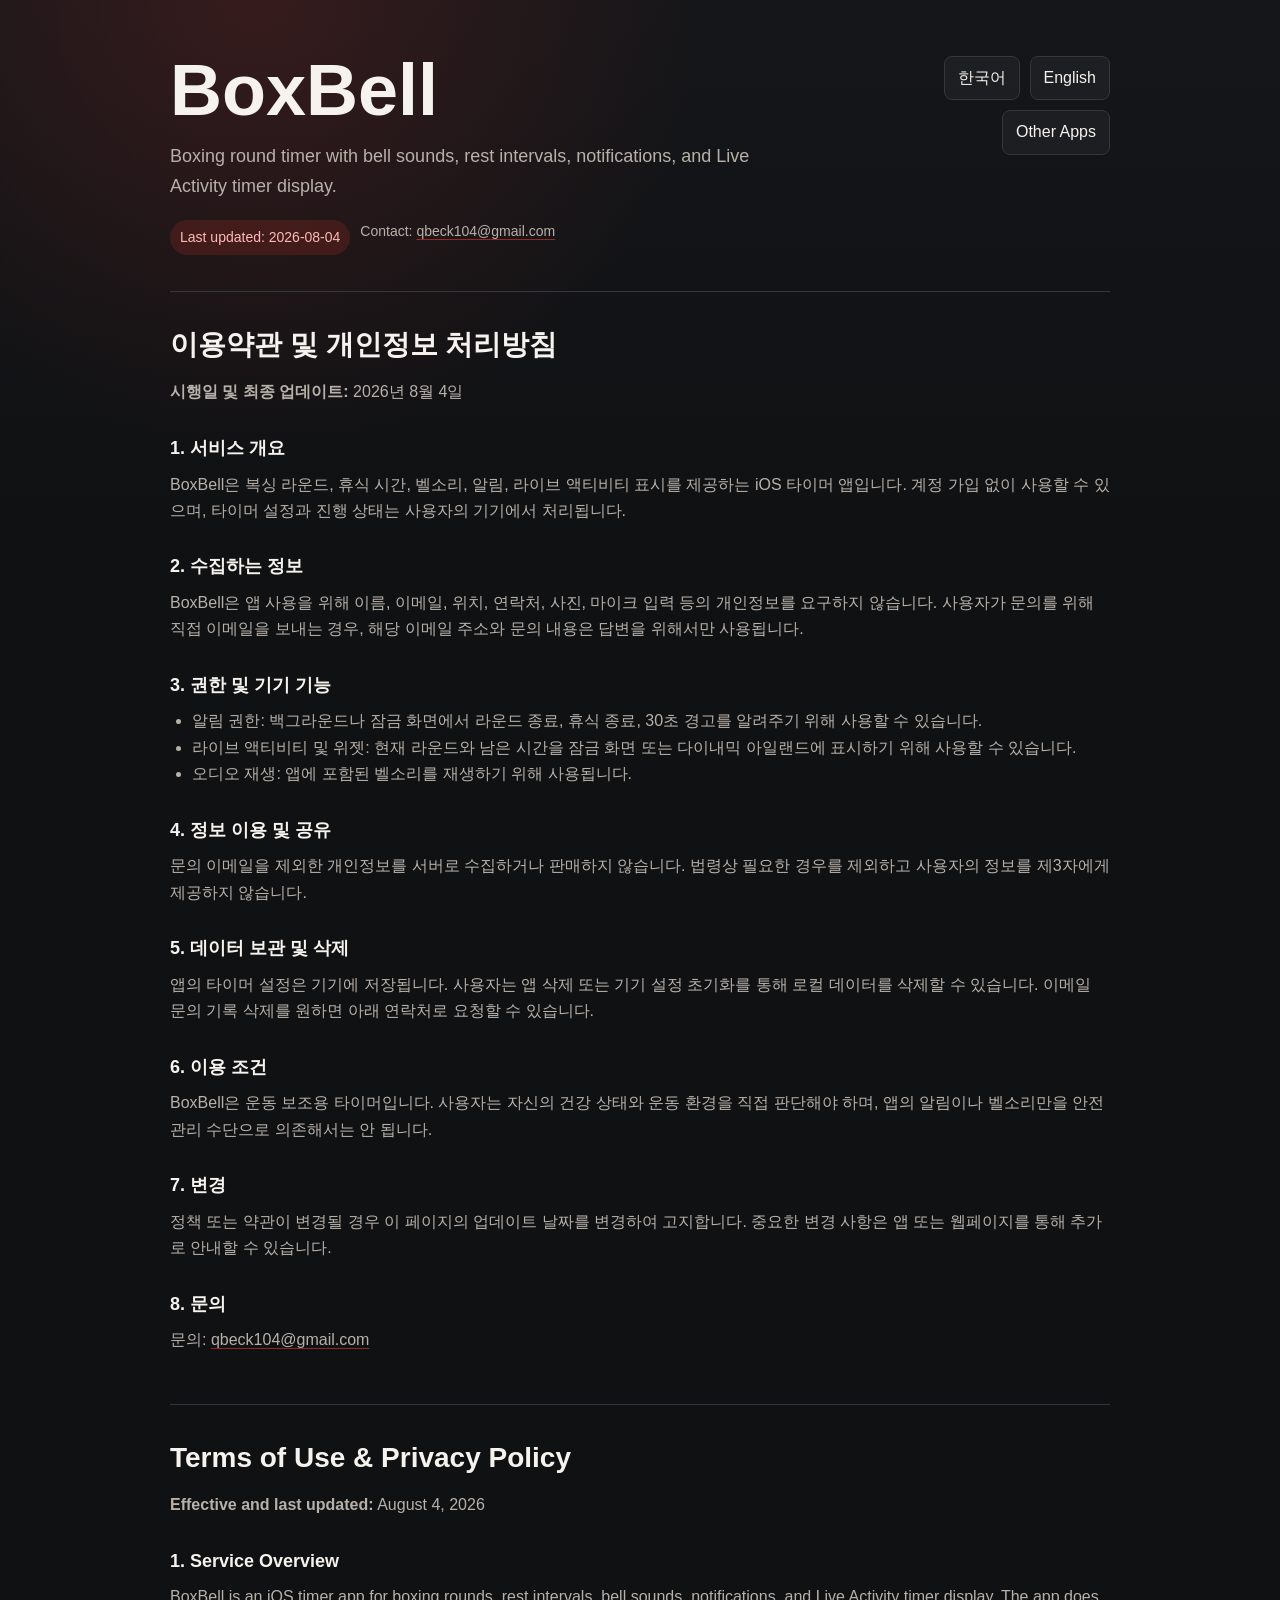
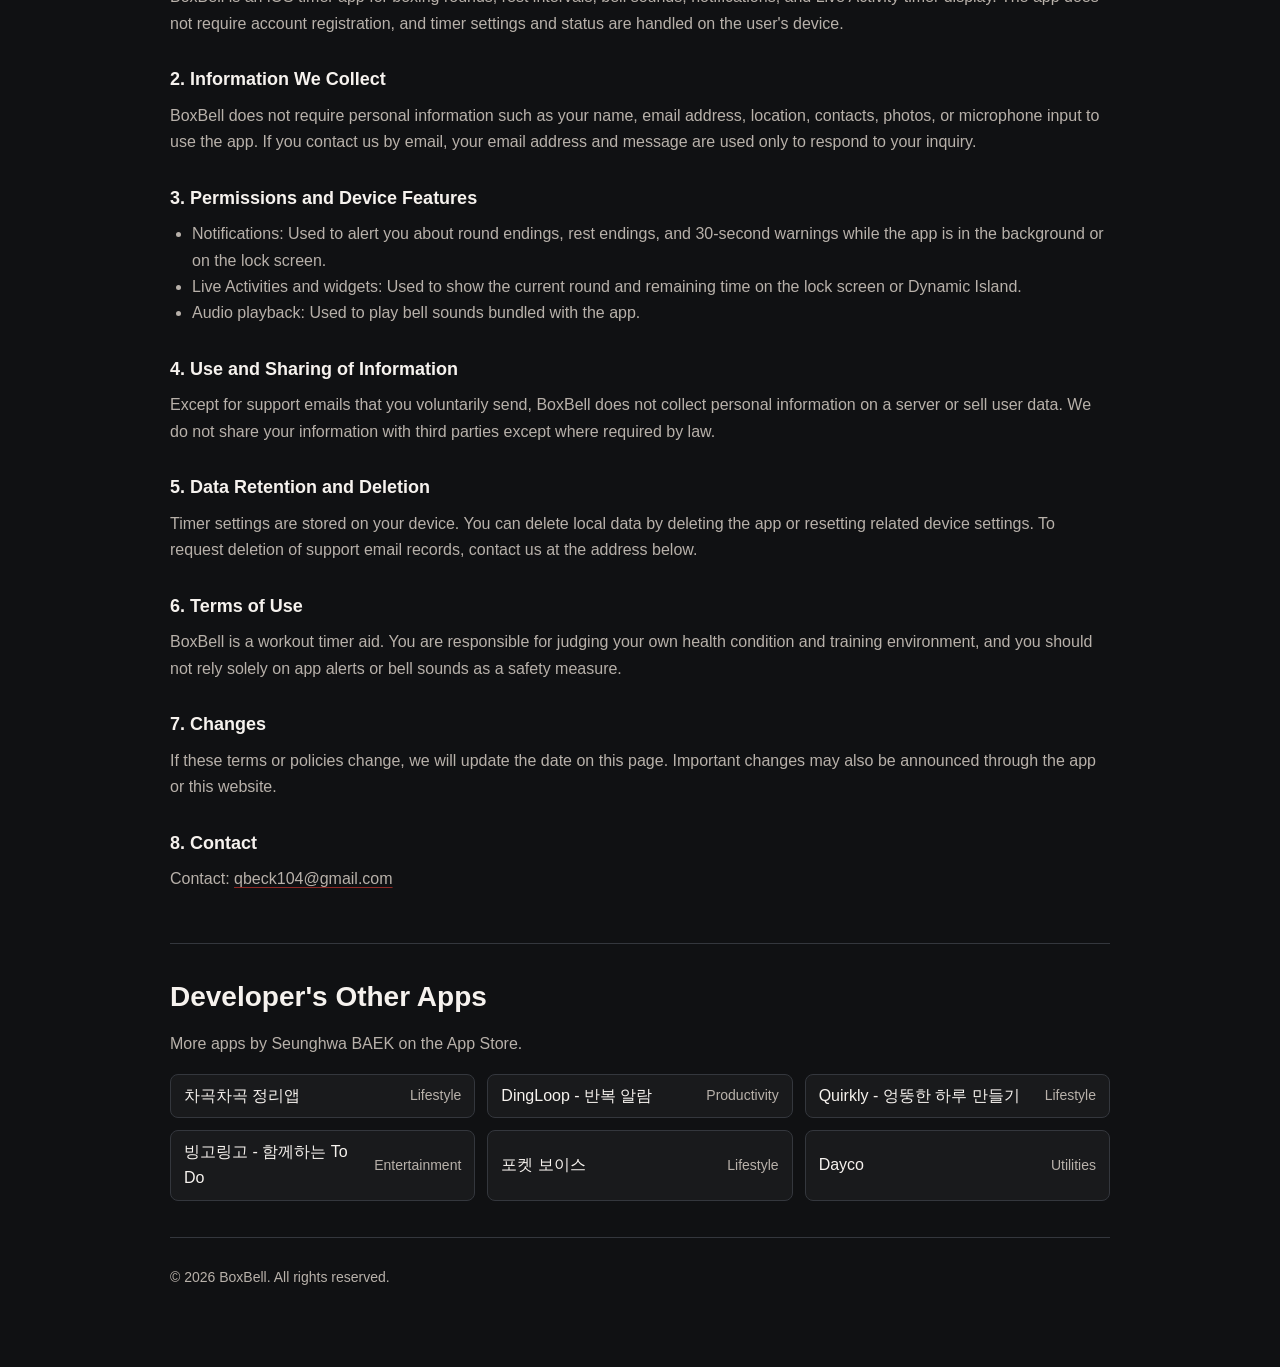
<file: index.html>
<!doctype html>
<html lang="ko">
<head>
  <meta charset="utf-8">
  <meta name="viewport" content="width=device-width, initial-scale=1">
  <title>BoxBell Terms & Policies</title>
  <meta name="description" content="BoxBell privacy policy, terms of use, and developer apps.">
  <style>
    :root {
      color-scheme: light dark;
      --bg: #101113;
      --panel: #191b1f;
      --text: #f6f2ee;
      --muted: #b8b1aa;
      --line: #34373d;
      --accent: #e5382f;
      --accent-soft: rgba(229, 56, 47, 0.16);
    }

    * {
      box-sizing: border-box;
    }

    body {
      margin: 0;
      font-family: -apple-system, BlinkMacSystemFont, "Segoe UI", sans-serif;
      line-height: 1.65;
      color: var(--text);
      background:
        radial-gradient(circle at 20% 0%, rgba(229, 56, 47, 0.16), transparent 28rem),
        linear-gradient(180deg, #151619 0%, var(--bg) 34rem);
    }

    a {
      color: inherit;
      text-decoration-color: rgba(229, 56, 47, 0.6);
      text-underline-offset: 0.2em;
    }

    .wrap {
      width: min(940px, calc(100% - 40px));
      margin: 0 auto;
      padding: 32px 0 64px;
    }

    header {
      display: flex;
      justify-content: space-between;
      gap: 24px;
      align-items: flex-start;
      padding: 24px 0 36px;
      border-bottom: 1px solid var(--line);
    }

    h1 {
      margin: 0;
      font-size: clamp(34px, 7vw, 72px);
      line-height: 0.95;
      letter-spacing: 0;
    }

    h2 {
      margin: 0 0 18px;
      font-size: 28px;
      line-height: 1.2;
    }

    h3 {
      margin: 28px 0 8px;
      font-size: 18px;
    }

    p, ul {
      margin: 0 0 14px;
      color: var(--muted);
    }

    ul {
      padding-left: 22px;
    }

    nav {
      display: flex;
      flex-wrap: wrap;
      justify-content: flex-end;
      gap: 10px;
    }

    nav a, .app-link {
      display: inline-flex;
      align-items: center;
      min-height: 40px;
      padding: 8px 13px;
      border: 1px solid var(--line);
      border-radius: 8px;
      background: rgba(255, 255, 255, 0.04);
      text-decoration: none;
    }

    section {
      padding: 36px 0;
      border-bottom: 1px solid var(--line);
    }

    .summary {
      max-width: 650px;
      margin-top: 18px;
      color: var(--muted);
      font-size: 18px;
    }

    .meta {
      display: flex;
      flex-wrap: wrap;
      gap: 10px;
      margin-top: 18px;
      color: var(--muted);
      font-size: 14px;
    }

    .pill {
      padding: 6px 10px;
      border-radius: 999px;
      background: var(--accent-soft);
      color: #ffbab5;
    }

    .grid {
      display: grid;
      grid-template-columns: repeat(auto-fit, minmax(240px, 1fr));
      gap: 12px;
      margin-top: 16px;
    }

    .app-link {
      justify-content: space-between;
      gap: 16px;
    }

    .app-link span {
      color: var(--muted);
      font-size: 14px;
    }

    footer {
      padding-top: 28px;
      color: var(--muted);
      font-size: 14px;
    }

    @media (max-width: 620px) {
      header {
        display: block;
      }

      nav {
        justify-content: flex-start;
        margin-top: 22px;
      }
    }
  </style>
</head>
<body>
  <main class="wrap">
    <header>
      <div>
        <h1>BoxBell</h1>
        <p class="summary">Boxing round timer with bell sounds, rest intervals, notifications, and Live Activity timer display.</p>
        <div class="meta">
          <span class="pill">Last updated: 2026-08-04</span>
          <span>Contact: <a href="mailto:qbeck104@gmail.com">qbeck104@gmail.com</a></span>
        </div>
      </div>
      <nav aria-label="Page sections">
        <a href="#ko">한국어</a>
        <a href="#en">English</a>
        <a href="#apps">Other Apps</a>
      </nav>
    </header>

    <section id="ko" lang="ko">
      <h2>이용약관 및 개인정보 처리방침</h2>
      <p><strong>시행일 및 최종 업데이트:</strong> 2026년 8월 4일</p>

      <h3>1. 서비스 개요</h3>
      <p>BoxBell은 복싱 라운드, 휴식 시간, 벨소리, 알림, 라이브 액티비티 표시를 제공하는 iOS 타이머 앱입니다. 계정 가입 없이 사용할 수 있으며, 타이머 설정과 진행 상태는 사용자의 기기에서 처리됩니다.</p>

      <h3>2. 수집하는 정보</h3>
      <p>BoxBell은 앱 사용을 위해 이름, 이메일, 위치, 연락처, 사진, 마이크 입력 등의 개인정보를 요구하지 않습니다. 사용자가 문의를 위해 직접 이메일을 보내는 경우, 해당 이메일 주소와 문의 내용은 답변을 위해서만 사용됩니다.</p>

      <h3>3. 권한 및 기기 기능</h3>
      <ul>
        <li>알림 권한: 백그라운드나 잠금 화면에서 라운드 종료, 휴식 종료, 30초 경고를 알려주기 위해 사용할 수 있습니다.</li>
        <li>라이브 액티비티 및 위젯: 현재 라운드와 남은 시간을 잠금 화면 또는 다이내믹 아일랜드에 표시하기 위해 사용할 수 있습니다.</li>
        <li>오디오 재생: 앱에 포함된 벨소리를 재생하기 위해 사용됩니다.</li>
      </ul>

      <h3>4. 정보 이용 및 공유</h3>
      <p>문의 이메일을 제외한 개인정보를 서버로 수집하거나 판매하지 않습니다. 법령상 필요한 경우를 제외하고 사용자의 정보를 제3자에게 제공하지 않습니다.</p>

      <h3>5. 데이터 보관 및 삭제</h3>
      <p>앱의 타이머 설정은 기기에 저장됩니다. 사용자는 앱 삭제 또는 기기 설정 초기화를 통해 로컬 데이터를 삭제할 수 있습니다. 이메일 문의 기록 삭제를 원하면 아래 연락처로 요청할 수 있습니다.</p>

      <h3>6. 이용 조건</h3>
      <p>BoxBell은 운동 보조용 타이머입니다. 사용자는 자신의 건강 상태와 운동 환경을 직접 판단해야 하며, 앱의 알림이나 벨소리만을 안전 관리 수단으로 의존해서는 안 됩니다.</p>

      <h3>7. 변경</h3>
      <p>정책 또는 약관이 변경될 경우 이 페이지의 업데이트 날짜를 변경하여 고지합니다. 중요한 변경 사항은 앱 또는 웹페이지를 통해 추가로 안내할 수 있습니다.</p>

      <h3>8. 문의</h3>
      <p>문의: <a href="mailto:qbeck104@gmail.com">qbeck104@gmail.com</a></p>
    </section>

    <section id="en" lang="en">
      <h2>Terms of Use & Privacy Policy</h2>
      <p><strong>Effective and last updated:</strong> August 4, 2026</p>

      <h3>1. Service Overview</h3>
      <p>BoxBell is an iOS timer app for boxing rounds, rest intervals, bell sounds, notifications, and Live Activity timer display. The app does not require account registration, and timer settings and status are handled on the user's device.</p>

      <h3>2. Information We Collect</h3>
      <p>BoxBell does not require personal information such as your name, email address, location, contacts, photos, or microphone input to use the app. If you contact us by email, your email address and message are used only to respond to your inquiry.</p>

      <h3>3. Permissions and Device Features</h3>
      <ul>
        <li>Notifications: Used to alert you about round endings, rest endings, and 30-second warnings while the app is in the background or on the lock screen.</li>
        <li>Live Activities and widgets: Used to show the current round and remaining time on the lock screen or Dynamic Island.</li>
        <li>Audio playback: Used to play bell sounds bundled with the app.</li>
      </ul>

      <h3>4. Use and Sharing of Information</h3>
      <p>Except for support emails that you voluntarily send, BoxBell does not collect personal information on a server or sell user data. We do not share your information with third parties except where required by law.</p>

      <h3>5. Data Retention and Deletion</h3>
      <p>Timer settings are stored on your device. You can delete local data by deleting the app or resetting related device settings. To request deletion of support email records, contact us at the address below.</p>

      <h3>6. Terms of Use</h3>
      <p>BoxBell is a workout timer aid. You are responsible for judging your own health condition and training environment, and you should not rely solely on app alerts or bell sounds as a safety measure.</p>

      <h3>7. Changes</h3>
      <p>If these terms or policies change, we will update the date on this page. Important changes may also be announced through the app or this website.</p>

      <h3>8. Contact</h3>
      <p>Contact: <a href="mailto:qbeck104@gmail.com">qbeck104@gmail.com</a></p>
    </section>

    <section id="apps">
      <h2>Developer's Other Apps</h2>
      <p>More apps by Seunghwa BAEK on the App Store.</p>
      <div class="grid">
        <a class="app-link" href="https://apps.apple.com/kr/app/%EC%B0%A8%EA%B3%A1%EC%B0%A8%EA%B3%A1-%EC%A0%95%EB%A6%AC%EC%95%B1/id6762077357?uo=4">차곡차곡 정리앱 <span>Lifestyle</span></a>
        <a class="app-link" href="https://apps.apple.com/kr/app/dingloop-%EB%B0%98%EB%B3%B5-%EC%95%8C%EB%9E%8C/id6775342468?uo=4">DingLoop - 반복 알람 <span>Productivity</span></a>
        <a class="app-link" href="https://apps.apple.com/kr/app/quirkly-%EC%97%89%EB%9A%B1%ED%95%9C-%ED%95%98%EB%A3%A8-%EB%A7%8C%EB%93%A4%EA%B8%B0/id6762527265?uo=4">Quirkly - 엉뚱한 하루 만들기 <span>Lifestyle</span></a>
        <a class="app-link" href="https://apps.apple.com/kr/app/%EB%B9%99%EA%B3%A0%EB%A7%81%EA%B3%A0-%ED%95%A8%EA%BB%98%ED%95%98%EB%8A%94-to-do/id6764120536?uo=4">빙고링고 - 함께하는 To Do <span>Entertainment</span></a>
        <a class="app-link" href="https://apps.apple.com/kr/app/%ED%8F%AC%EC%BC%93-%EB%B3%B4%EC%9D%B4%EC%8A%A4/id6776696067?uo=4">포켓 보이스 <span>Lifestyle</span></a>
        <a class="app-link" href="https://apps.apple.com/kr/app/dayco/id6789400504?uo=4">Dayco <span>Utilities</span></a>
      </div>
    </section>

    <footer>
      <p>© 2026 BoxBell. All rights reserved.</p>
    </footer>
  </main>
</body>
</html>
</file>
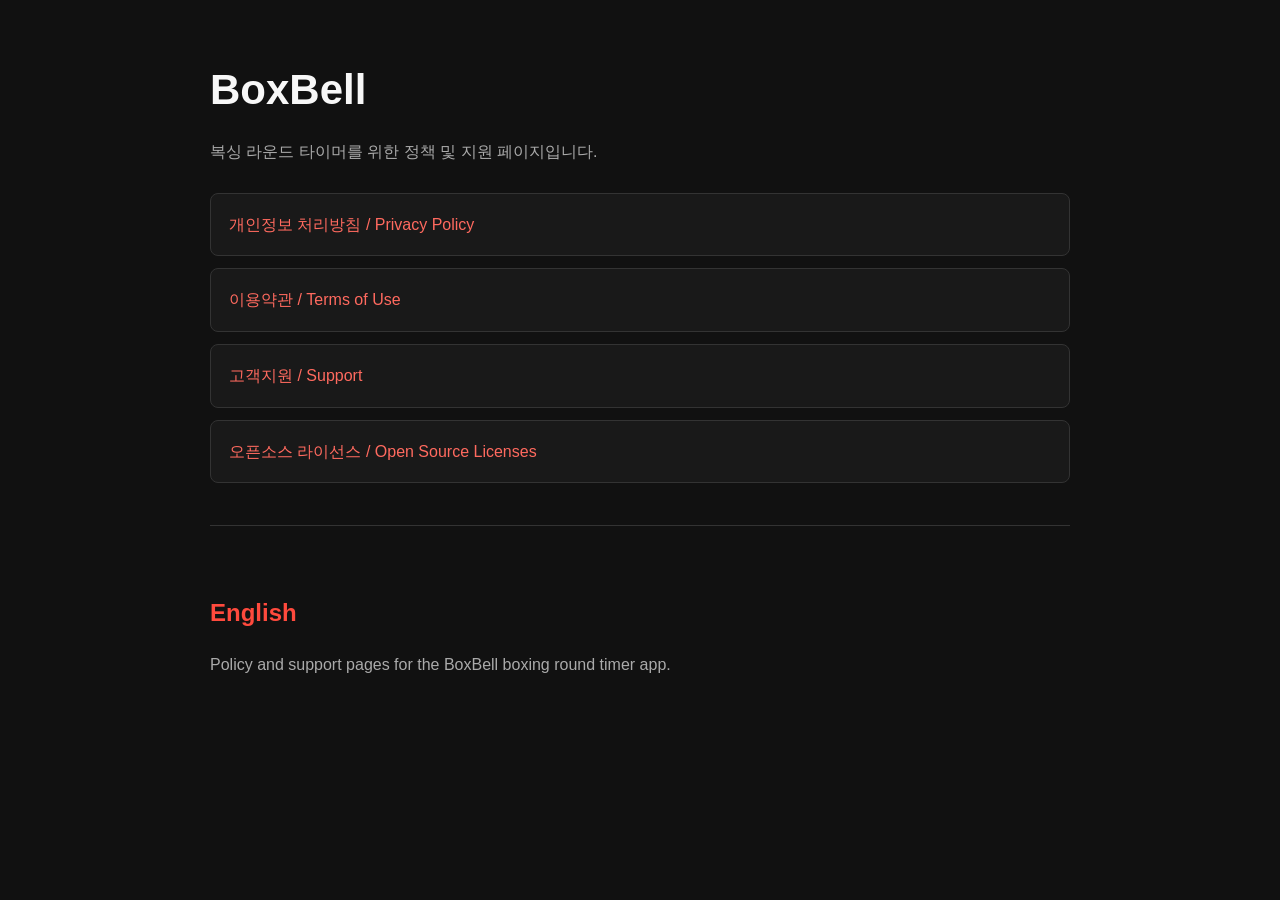
<file: docs/index.html>
<!doctype html>
<html lang="ko">
<head>
  <meta charset="utf-8">
  <meta name="viewport" content="width=device-width, initial-scale=1">
  <title>BoxBell Policies</title>
  <style>
    body{margin:0;font-family:-apple-system,BlinkMacSystemFont,"Segoe UI",sans-serif;background:#111;color:#f7f7f7;line-height:1.6}
    main{max-width:860px;margin:0 auto;padding:56px 22px}
    h1{font-size:42px;margin:0 0 8px} h2{margin-top:40px;color:#ff4a3d}
    a{color:#ff6a5f;text-decoration:none}.grid{display:grid;gap:12px;margin-top:28px}
    .card{display:block;border:1px solid #333;border-radius:8px;padding:18px;background:#191919}
    .muted{color:#aaa}.lang{margin-top:42px;border-top:1px solid #333;padding-top:28px}
  </style>
</head>
<body>
<main>
  <h1>BoxBell</h1>
  <p class="muted">복싱 라운드 타이머를 위한 정책 및 지원 페이지입니다.</p>
  <div class="grid">
    <a class="card" href="privacy.html">개인정보 처리방침 / Privacy Policy</a>
    <a class="card" href="terms.html">이용약관 / Terms of Use</a>
    <a class="card" href="support.html">고객지원 / Support</a>
    <a class="card" href="licenses.html">오픈소스 라이선스 / Open Source Licenses</a>
  </div>
  <section class="lang">
    <h2>English</h2>
    <p class="muted">Policy and support pages for the BoxBell boxing round timer app.</p>
  </section>
</main>
</body>
</html>
</file>
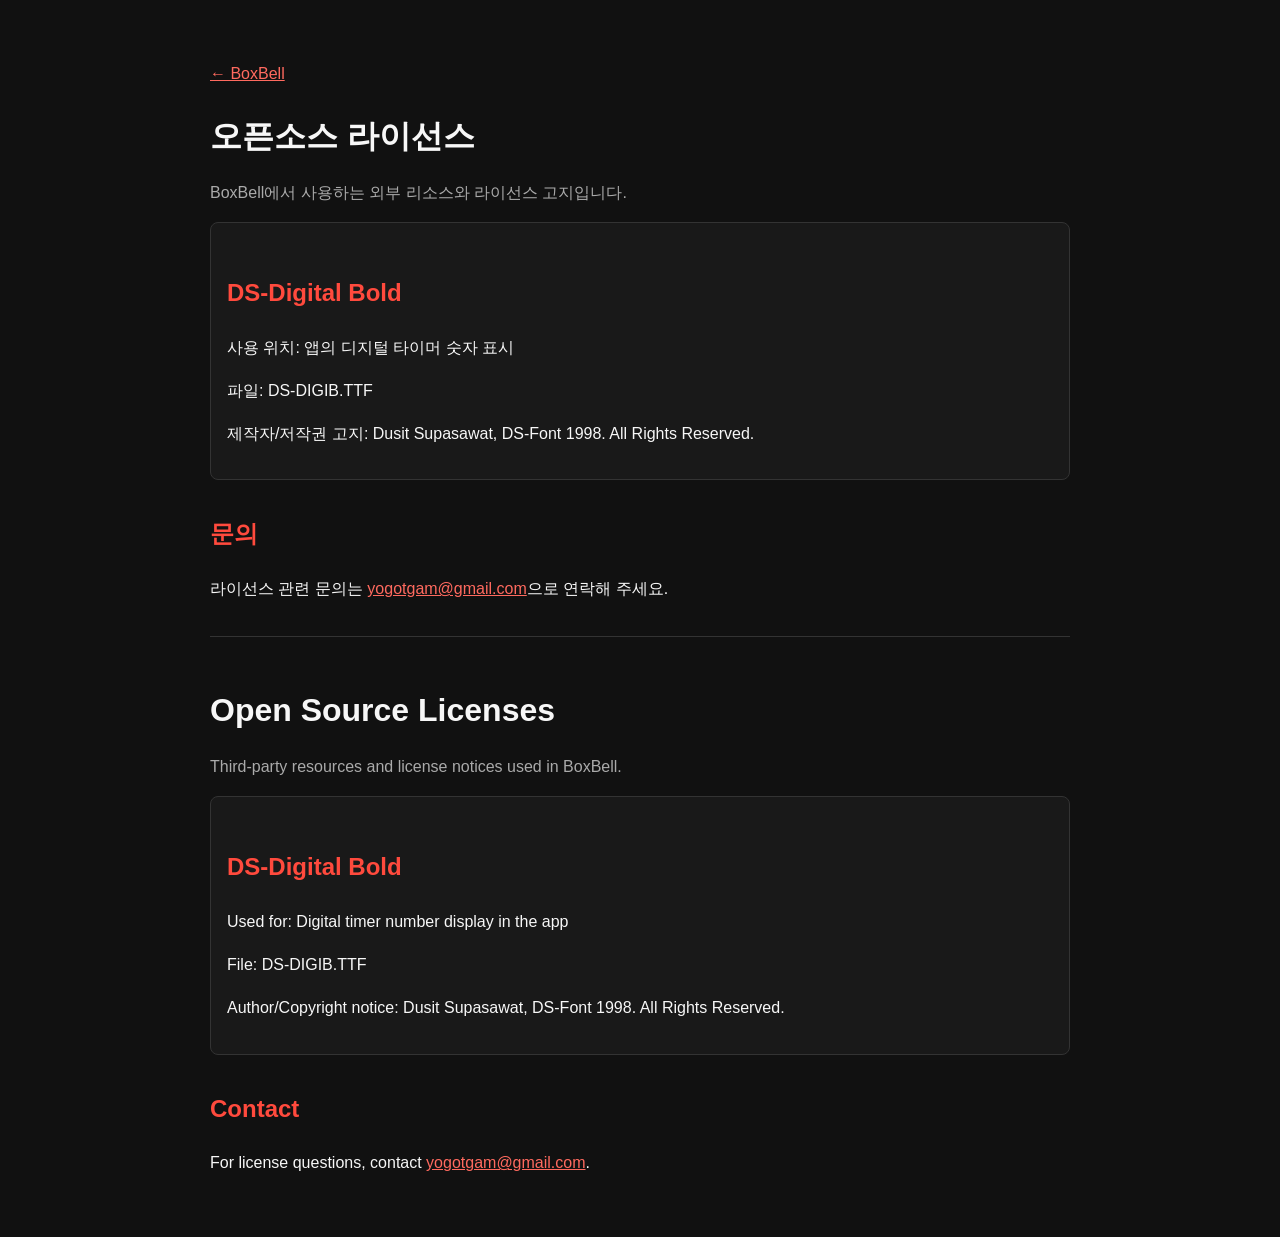
<file: docs/licenses.html>
<!doctype html>
<html lang="ko">
<head>
  <meta charset="utf-8">
  <meta name="viewport" content="width=device-width, initial-scale=1">
  <title>BoxBell Open Source Licenses</title>
  <style>
    body{margin:0;font-family:-apple-system,BlinkMacSystemFont,"Segoe UI",sans-serif;background:#111;color:#f7f7f7;line-height:1.7}
    main{max-width:860px;margin:0 auto;padding:44px 22px} h1{margin-bottom:4px} h2{margin-top:34px;color:#ff4a3d}
    a{color:#ff6a5f}.muted{color:#aaa}.item{border:1px solid #333;border-radius:8px;padding:16px;background:#191919}.block{border-top:1px solid #333;margin-top:34px;padding-top:24px}
  </style>
</head>
<body>
<main>
  <p><a href="index.html">← BoxBell</a></p>
  <h1>오픈소스 라이선스</h1>
  <p class="muted">BoxBell에서 사용하는 외부 리소스와 라이선스 고지입니다.</p>
  <div class="item">
    <h2>DS-Digital Bold</h2>
    <p>사용 위치: 앱의 디지털 타이머 숫자 표시</p>
    <p>파일: DS-DIGIB.TTF</p>
    <p>제작자/저작권 고지: Dusit Supasawat, DS-Font 1998. All Rights Reserved.</p>
  </div>
  <h2>문의</h2>
  <p>라이선스 관련 문의는 <a href="mailto:yogotgam@gmail.com">yogotgam@gmail.com</a>으로 연락해 주세요.</p>

  <div class="block" lang="en">
    <h1>Open Source Licenses</h1>
    <p class="muted">Third-party resources and license notices used in BoxBell.</p>
    <div class="item">
      <h2>DS-Digital Bold</h2>
      <p>Used for: Digital timer number display in the app</p>
      <p>File: DS-DIGIB.TTF</p>
      <p>Author/Copyright notice: Dusit Supasawat, DS-Font 1998. All Rights Reserved.</p>
    </div>
    <h2>Contact</h2>
    <p>For license questions, contact <a href="mailto:yogotgam@gmail.com">yogotgam@gmail.com</a>.</p>
  </div>
</main>
</body>
</html>
</file>
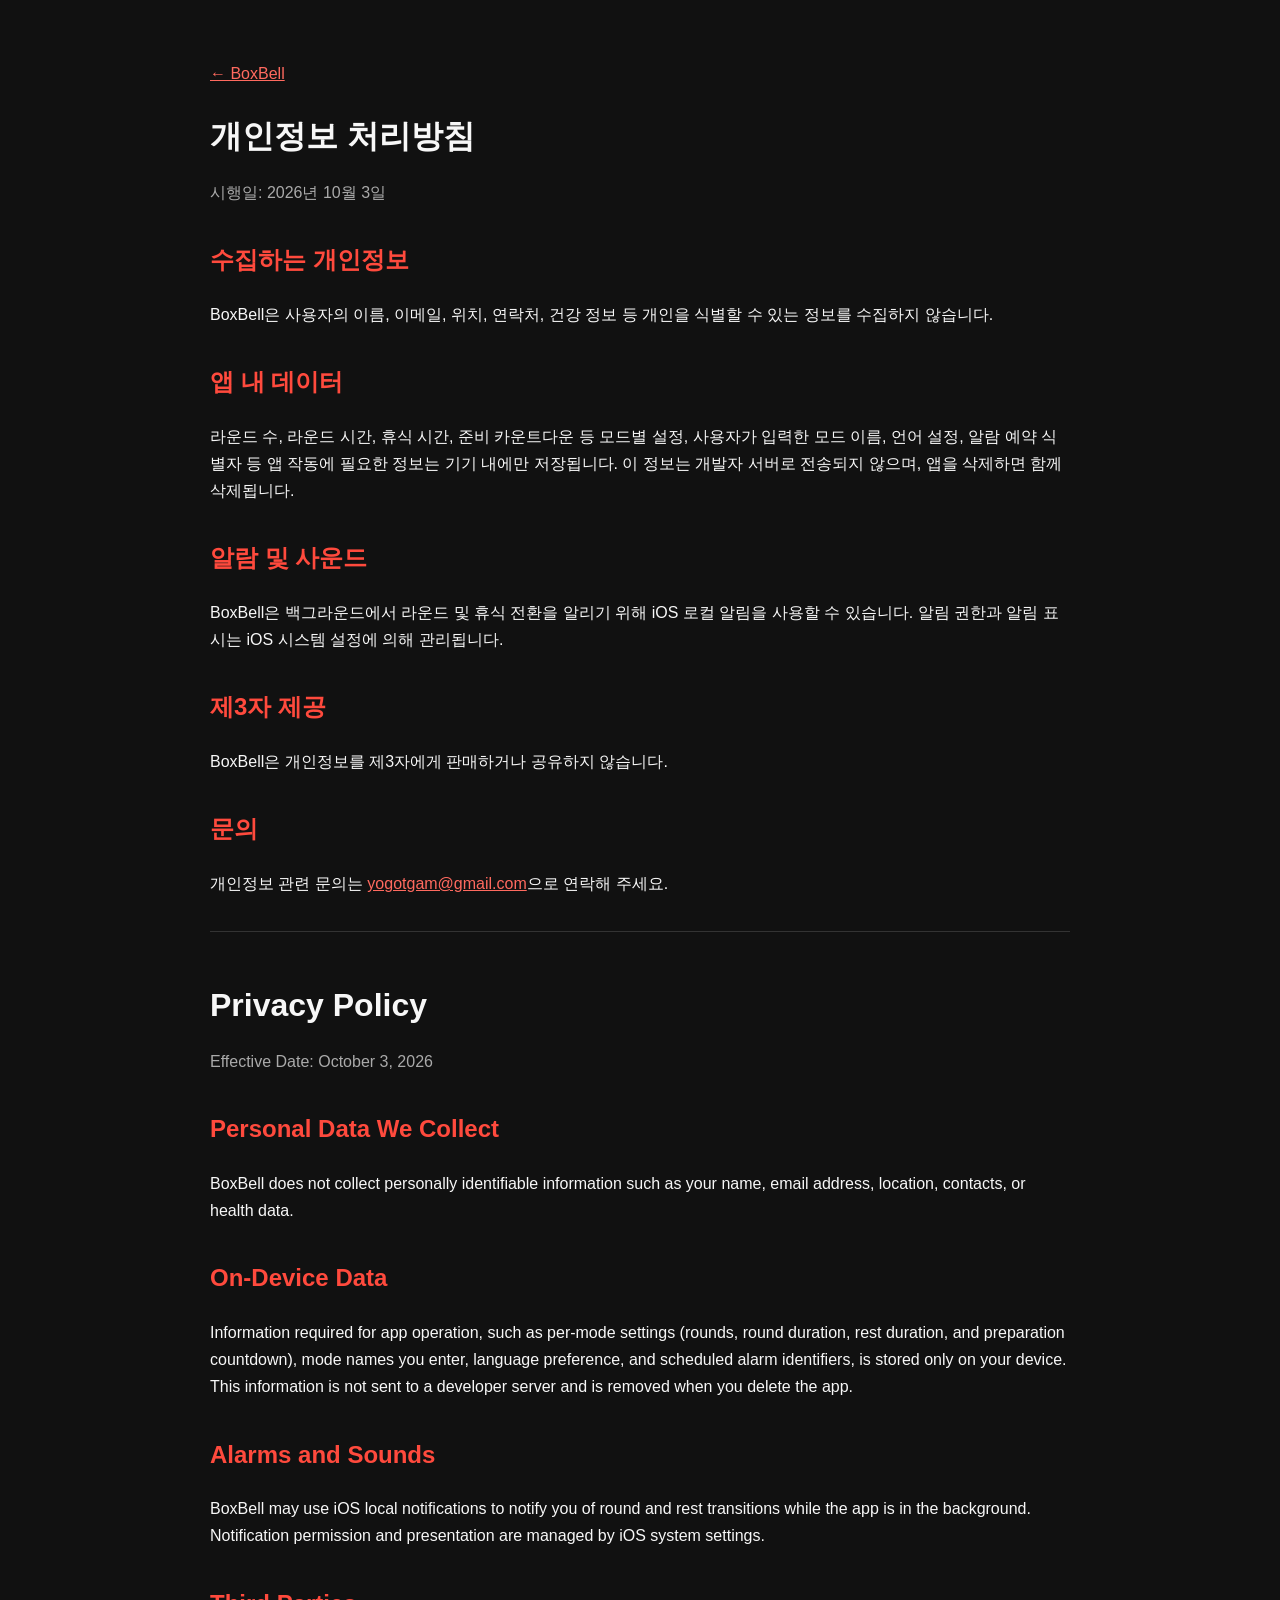
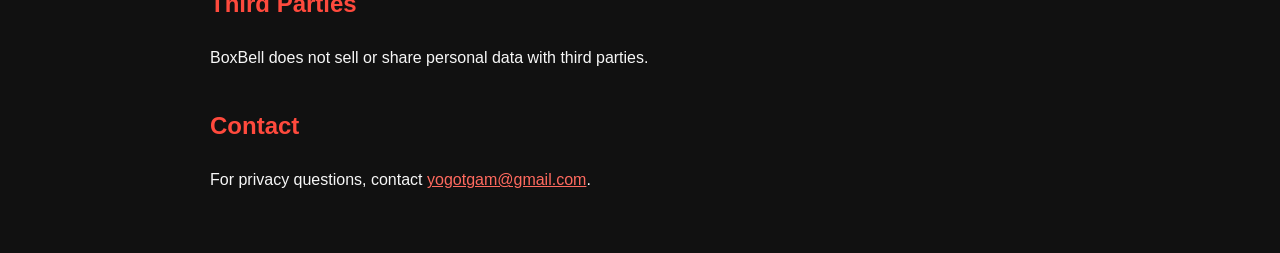
<file: docs/privacy.html>
<!doctype html>
<html lang="ko">
<head>
  <meta charset="utf-8">
  <meta name="viewport" content="width=device-width, initial-scale=1">
  <title>BoxBell Privacy Policy</title>
  <style>
    body{margin:0;font-family:-apple-system,BlinkMacSystemFont,"Segoe UI",sans-serif;background:#111;color:#f7f7f7;line-height:1.7}
    main{max-width:860px;margin:0 auto;padding:44px 22px} h1{margin-bottom:4px} h2{margin-top:34px;color:#ff4a3d}
    a{color:#ff6a5f}.muted{color:#aaa}.block{border-top:1px solid #333;margin-top:34px;padding-top:24px}
  </style>
</head>
<body>
<main>
  <p><a href="index.html">← BoxBell</a></p>
  <h1>개인정보 처리방침</h1>
  <p class="muted">시행일: 2026년 10월 3일</p>
  <h2>수집하는 개인정보</h2>
  <p>BoxBell은 사용자의 이름, 이메일, 위치, 연락처, 건강 정보 등 개인을 식별할 수 있는 정보를 수집하지 않습니다.</p>
  <h2>앱 내 데이터</h2>
  <p>라운드 수, 라운드 시간, 휴식 시간, 준비 카운트다운 등 모드별 설정, 사용자가 입력한 모드 이름, 언어 설정, 알람 예약 식별자 등 앱 작동에 필요한 정보는 기기 내에만 저장됩니다. 이 정보는 개발자 서버로 전송되지 않으며, 앱을 삭제하면 함께 삭제됩니다.</p>
  <h2>알람 및 사운드</h2>
  <p>BoxBell은 백그라운드에서 라운드 및 휴식 전환을 알리기 위해 iOS 로컬 알림을 사용할 수 있습니다. 알림 권한과 알림 표시는 iOS 시스템 설정에 의해 관리됩니다.</p>
  <h2>제3자 제공</h2>
  <p>BoxBell은 개인정보를 제3자에게 판매하거나 공유하지 않습니다.</p>
  <h2>문의</h2>
  <p>개인정보 관련 문의는 <a href="mailto:yogotgam@gmail.com">yogotgam@gmail.com</a>으로 연락해 주세요.</p>

  <div class="block" lang="en">
    <h1>Privacy Policy</h1>
    <p class="muted">Effective Date: October 3, 2026</p>
    <h2>Personal Data We Collect</h2>
    <p>BoxBell does not collect personally identifiable information such as your name, email address, location, contacts, or health data.</p>
    <h2>On-Device Data</h2>
    <p>Information required for app operation, such as per-mode settings (rounds, round duration, rest duration, and preparation countdown), mode names you enter, language preference, and scheduled alarm identifiers, is stored only on your device. This information is not sent to a developer server and is removed when you delete the app.</p>
    <h2>Alarms and Sounds</h2>
    <p>BoxBell may use iOS local notifications to notify you of round and rest transitions while the app is in the background. Notification permission and presentation are managed by iOS system settings.</p>
    <h2>Third Parties</h2>
    <p>BoxBell does not sell or share personal data with third parties.</p>
    <h2>Contact</h2>
    <p>For privacy questions, contact <a href="mailto:yogotgam@gmail.com">yogotgam@gmail.com</a>.</p>
  </div>
</main>
</body>
</html>
</file>
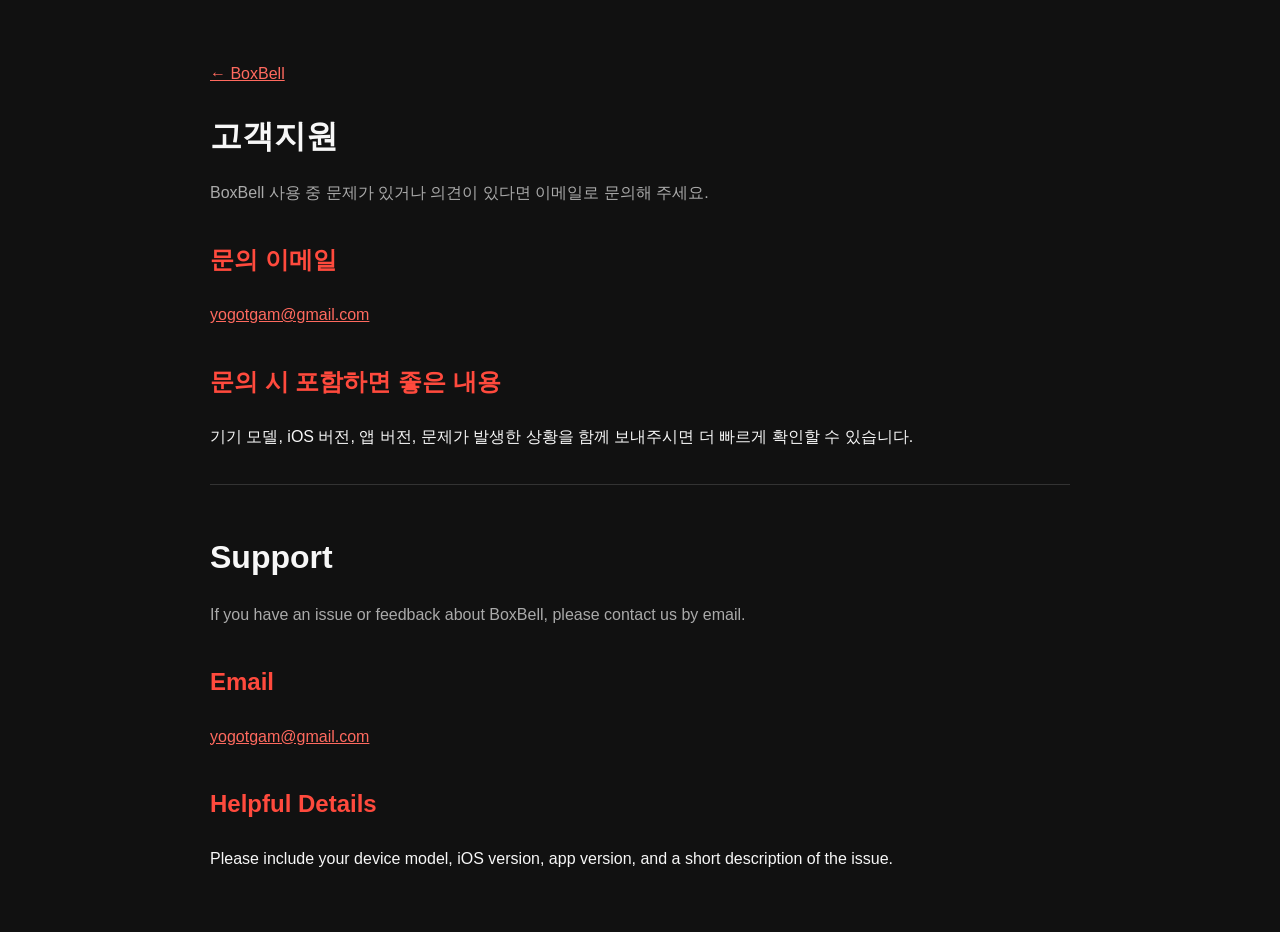
<file: docs/support.html>
<!doctype html>
<html lang="ko">
<head>
  <meta charset="utf-8">
  <meta name="viewport" content="width=device-width, initial-scale=1">
  <title>BoxBell Support</title>
  <style>
    body{margin:0;font-family:-apple-system,BlinkMacSystemFont,"Segoe UI",sans-serif;background:#111;color:#f7f7f7;line-height:1.7}
    main{max-width:860px;margin:0 auto;padding:44px 22px} h1{margin-bottom:4px} h2{margin-top:34px;color:#ff4a3d}
    a{color:#ff6a5f}.muted{color:#aaa}.block{border-top:1px solid #333;margin-top:34px;padding-top:24px}
  </style>
</head>
<body>
<main>
  <p><a href="index.html">← BoxBell</a></p>
  <h1>고객지원</h1>
  <p class="muted">BoxBell 사용 중 문제가 있거나 의견이 있다면 이메일로 문의해 주세요.</p>
  <h2>문의 이메일</h2>
  <p><a href="mailto:yogotgam@gmail.com">yogotgam@gmail.com</a></p>
  <h2>문의 시 포함하면 좋은 내용</h2>
  <p>기기 모델, iOS 버전, 앱 버전, 문제가 발생한 상황을 함께 보내주시면 더 빠르게 확인할 수 있습니다.</p>

  <div class="block" lang="en">
    <h1>Support</h1>
    <p class="muted">If you have an issue or feedback about BoxBell, please contact us by email.</p>
    <h2>Email</h2>
    <p><a href="mailto:yogotgam@gmail.com">yogotgam@gmail.com</a></p>
    <h2>Helpful Details</h2>
    <p>Please include your device model, iOS version, app version, and a short description of the issue.</p>
  </div>
</main>
</body>
</html>
</file>
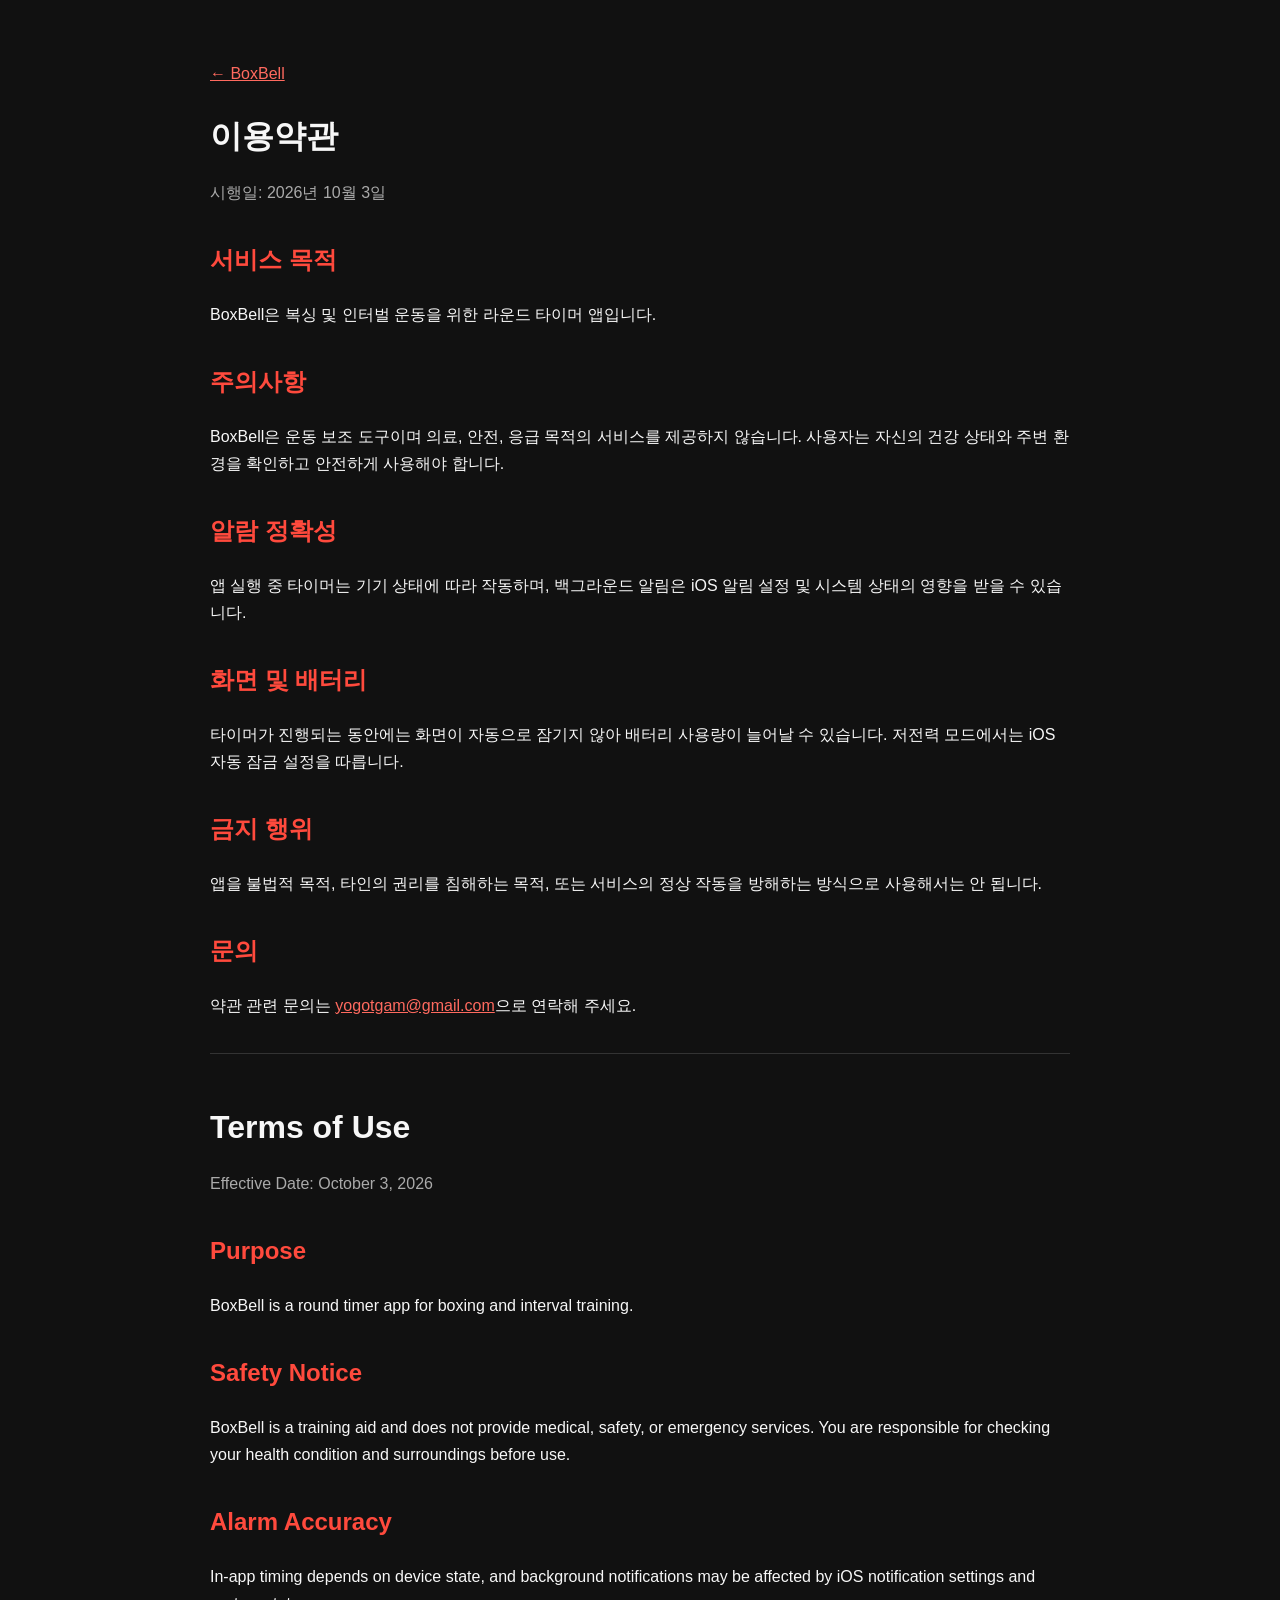
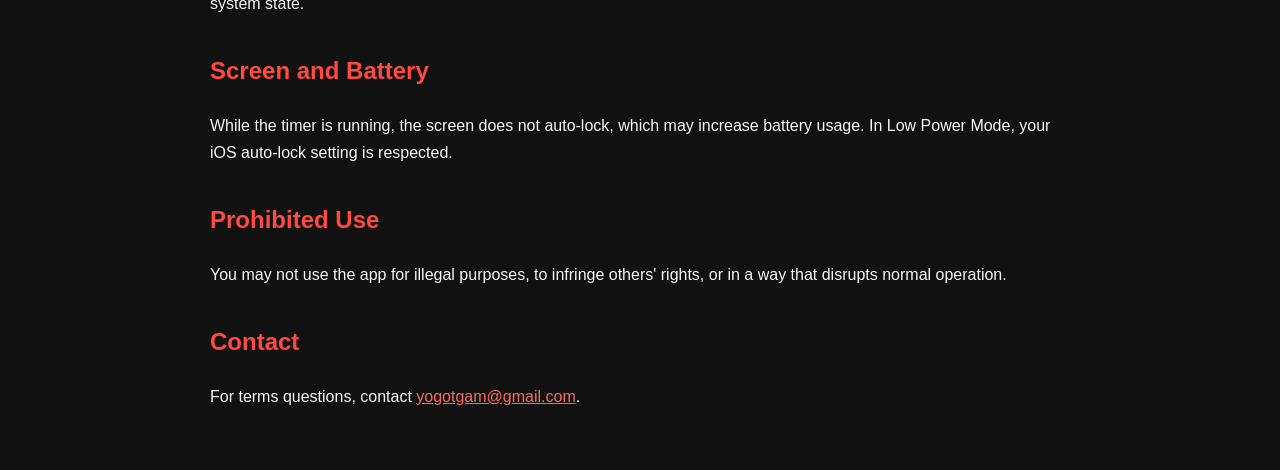
<file: docs/terms.html>
<!doctype html>
<html lang="ko">
<head>
  <meta charset="utf-8">
  <meta name="viewport" content="width=device-width, initial-scale=1">
  <title>BoxBell Terms of Use</title>
  <style>
    body{margin:0;font-family:-apple-system,BlinkMacSystemFont,"Segoe UI",sans-serif;background:#111;color:#f7f7f7;line-height:1.7}
    main{max-width:860px;margin:0 auto;padding:44px 22px} h1{margin-bottom:4px} h2{margin-top:34px;color:#ff4a3d}
    a{color:#ff6a5f}.muted{color:#aaa}.block{border-top:1px solid #333;margin-top:34px;padding-top:24px}
  </style>
</head>
<body>
<main>
  <p><a href="index.html">← BoxBell</a></p>
  <h1>이용약관</h1>
  <p class="muted">시행일: 2026년 10월 3일</p>
  <h2>서비스 목적</h2>
  <p>BoxBell은 복싱 및 인터벌 운동을 위한 라운드 타이머 앱입니다.</p>
  <h2>주의사항</h2>
  <p>BoxBell은 운동 보조 도구이며 의료, 안전, 응급 목적의 서비스를 제공하지 않습니다. 사용자는 자신의 건강 상태와 주변 환경을 확인하고 안전하게 사용해야 합니다.</p>
  <h2>알람 정확성</h2>
  <p>앱 실행 중 타이머는 기기 상태에 따라 작동하며, 백그라운드 알림은 iOS 알림 설정 및 시스템 상태의 영향을 받을 수 있습니다.</p>
  <h2>화면 및 배터리</h2>
  <p>타이머가 진행되는 동안에는 화면이 자동으로 잠기지 않아 배터리 사용량이 늘어날 수 있습니다. 저전력 모드에서는 iOS 자동 잠금 설정을 따릅니다.</p>
  <h2>금지 행위</h2>
  <p>앱을 불법적 목적, 타인의 권리를 침해하는 목적, 또는 서비스의 정상 작동을 방해하는 방식으로 사용해서는 안 됩니다.</p>
  <h2>문의</h2>
  <p>약관 관련 문의는 <a href="mailto:yogotgam@gmail.com">yogotgam@gmail.com</a>으로 연락해 주세요.</p>

  <div class="block" lang="en">
    <h1>Terms of Use</h1>
    <p class="muted">Effective Date: October 3, 2026</p>
    <h2>Purpose</h2>
    <p>BoxBell is a round timer app for boxing and interval training.</p>
    <h2>Safety Notice</h2>
    <p>BoxBell is a training aid and does not provide medical, safety, or emergency services. You are responsible for checking your health condition and surroundings before use.</p>
    <h2>Alarm Accuracy</h2>
    <p>In-app timing depends on device state, and background notifications may be affected by iOS notification settings and system state.</p>
    <h2>Screen and Battery</h2>
    <p>While the timer is running, the screen does not auto-lock, which may increase battery usage. In Low Power Mode, your iOS auto-lock setting is respected.</p>
    <h2>Prohibited Use</h2>
    <p>You may not use the app for illegal purposes, to infringe others' rights, or in a way that disrupts normal operation.</p>
    <h2>Contact</h2>
    <p>For terms questions, contact <a href="mailto:yogotgam@gmail.com">yogotgam@gmail.com</a>.</p>
  </div>
</main>
</body>
</html>
</file>
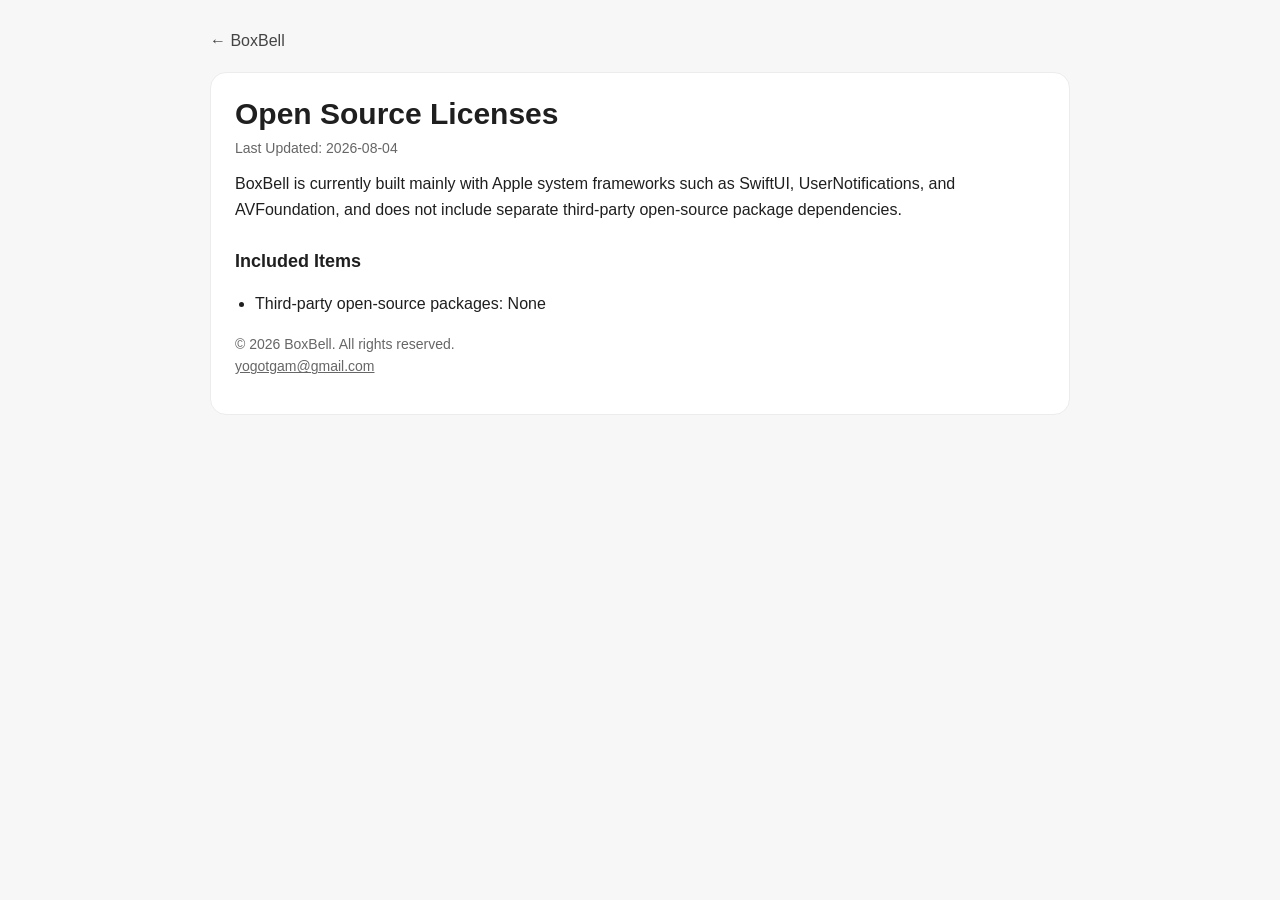
<file: docs/en/licenses.html>
<!doctype html>
<html lang="en">
<head>
  <meta charset="utf-8">
  <meta name="viewport" content="width=device-width, initial-scale=1">
  <title>Open Source Licenses - BoxBell</title>
  <link rel="stylesheet" href="../styles.css">
</head>
<body>
  <main class="wrap document">
    <div class="top"><a class="back" href="../index.html#en">← BoxBell</a></div>
    <article class="panel">
      <h1>Open Source Licenses</h1>
      <p class="date">Last Updated: 2026-08-04</p>
      <p>BoxBell is currently built mainly with Apple system frameworks such as SwiftUI, UserNotifications, and AVFoundation, and does not include separate third-party open-source package dependencies.</p>

      <h2>Included Items</h2>
      <ul>
        <li>Third-party open-source packages: None</li>
      </ul>

      <p class="foot">© 2026 BoxBell. All rights reserved.<br><a href="mailto:yogotgam@gmail.com">yogotgam@gmail.com</a></p>
    </article>
  </main>
</body>
</html>
</file>
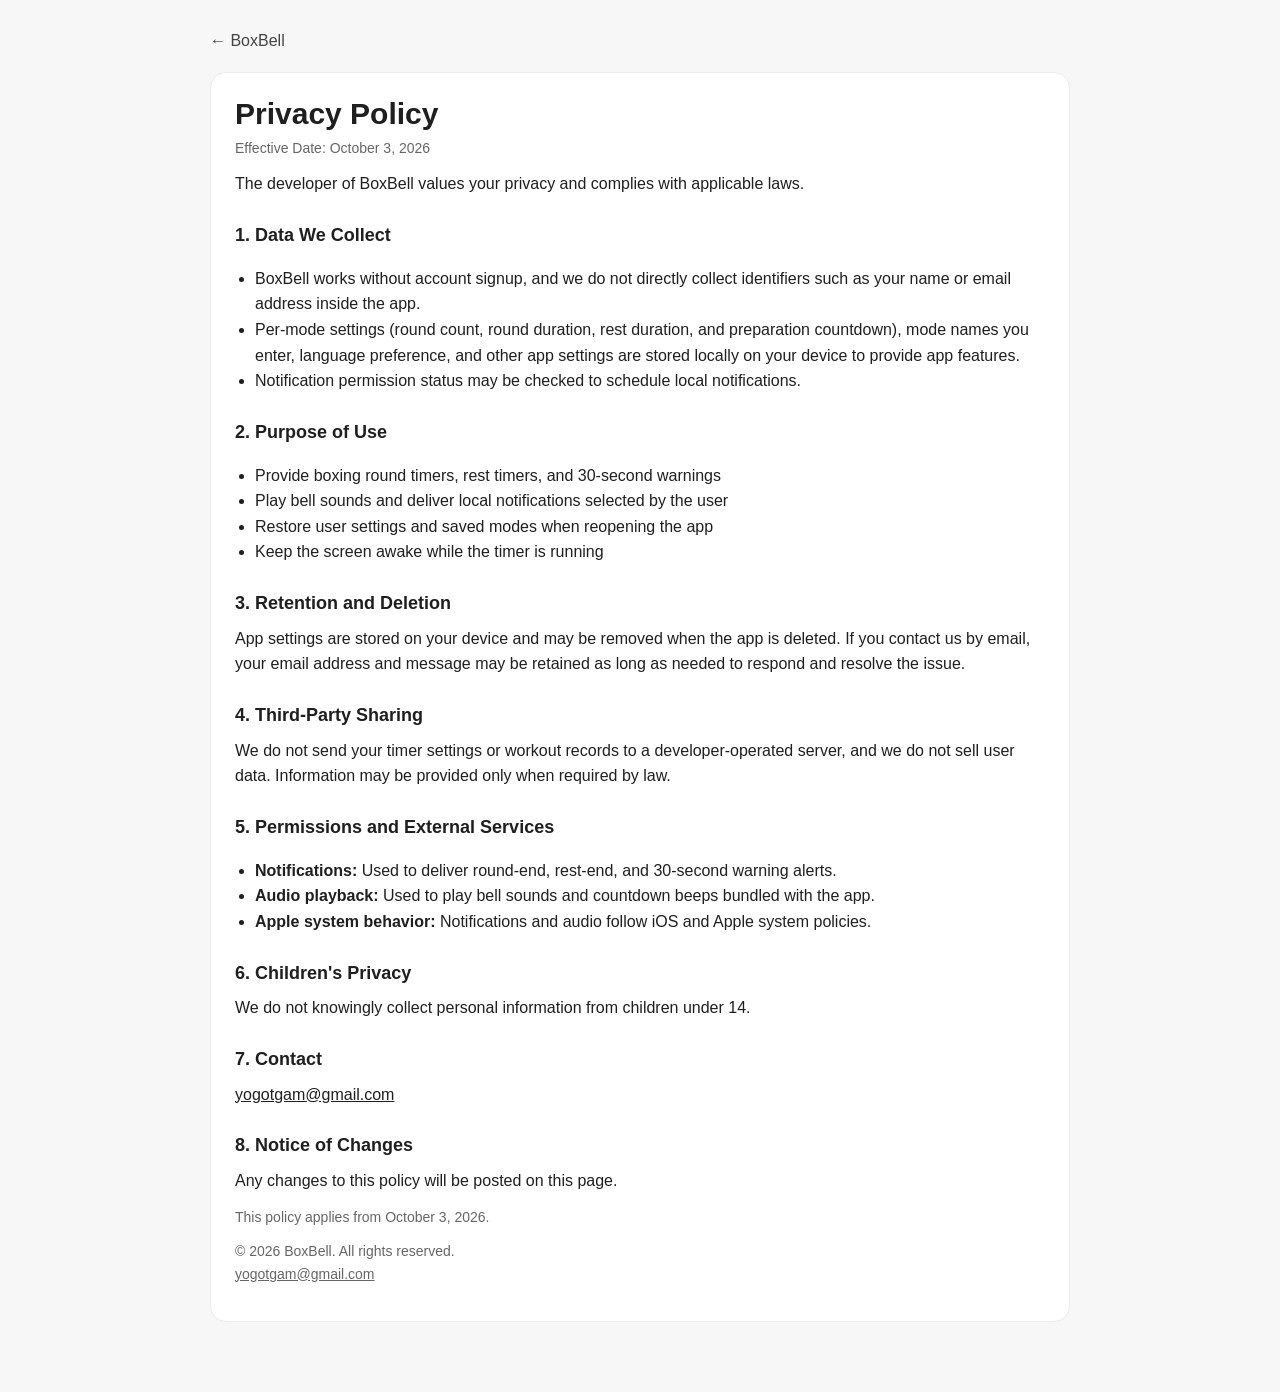
<file: docs/en/privacy.html>
<!doctype html>
<html lang="en">
<head>
  <meta charset="utf-8">
  <meta name="viewport" content="width=device-width, initial-scale=1">
  <title>Privacy Policy - BoxBell</title>
  <link rel="stylesheet" href="../styles.css">
</head>
<body>
  <main class="wrap document">
    <div class="top"><a class="back" href="../index.html#en">← BoxBell</a></div>
    <article class="panel">
      <h1>Privacy Policy</h1>
      <p class="date">Effective Date: October 3, 2026</p>
      <p>The developer of BoxBell values your privacy and complies with applicable laws.</p>

      <h2>1. Data We Collect</h2>
      <ul>
        <li>BoxBell works without account signup, and we do not directly collect identifiers such as your name or email address inside the app.</li>
        <li>Per-mode settings (round count, round duration, rest duration, and preparation countdown), mode names you enter, language preference, and other app settings are stored locally on your device to provide app features.</li>
        <li>Notification permission status may be checked to schedule local notifications.</li>
      </ul>

      <h2>2. Purpose of Use</h2>
      <ul>
        <li>Provide boxing round timers, rest timers, and 30-second warnings</li>
        <li>Play bell sounds and deliver local notifications selected by the user</li>
        <li>Restore user settings and saved modes when reopening the app</li>
        <li>Keep the screen awake while the timer is running</li>
      </ul>

      <h2>3. Retention and Deletion</h2>
      <p>App settings are stored on your device and may be removed when the app is deleted. If you contact us by email, your email address and message may be retained as long as needed to respond and resolve the issue.</p>

      <h2>4. Third-Party Sharing</h2>
      <p>We do not send your timer settings or workout records to a developer-operated server, and we do not sell user data. Information may be provided only when required by law.</p>

      <h2>5. Permissions and External Services</h2>
      <ul>
        <li><strong>Notifications:</strong> Used to deliver round-end, rest-end, and 30-second warning alerts.</li>
        <li><strong>Audio playback:</strong> Used to play bell sounds and countdown beeps bundled with the app.</li>
        <li><strong>Apple system behavior:</strong> Notifications and audio follow iOS and Apple system policies.</li>
      </ul>

      <h2>6. Children's Privacy</h2>
      <p>We do not knowingly collect personal information from children under 14.</p>

      <h2>7. Contact</h2>
      <p><a href="mailto:yogotgam@gmail.com">yogotgam@gmail.com</a></p>

      <h2>8. Notice of Changes</h2>
      <p>Any changes to this policy will be posted on this page.</p>

      <p class="foot">This policy applies from October 3, 2026.</p>
      <p class="foot">© 2026 BoxBell. All rights reserved.<br><a href="mailto:yogotgam@gmail.com">yogotgam@gmail.com</a></p>
    </article>
  </main>
</body>
</html>
</file>
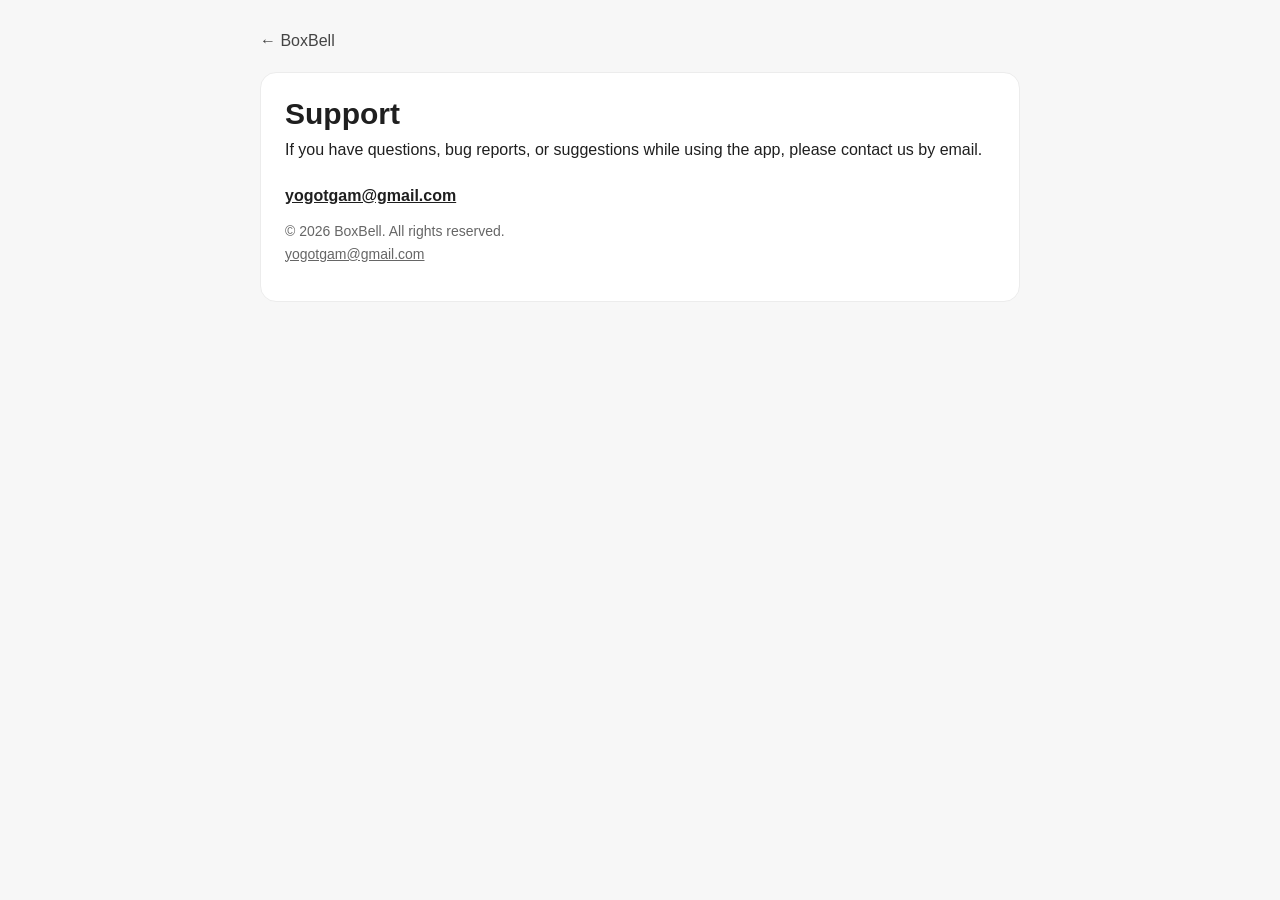
<file: docs/en/support.html>
<!doctype html>
<html lang="en">
<head>
  <meta charset="utf-8">
  <meta name="viewport" content="width=device-width, initial-scale=1">
  <title>Support - BoxBell</title>
  <link rel="stylesheet" href="../styles.css">
</head>
<body>
  <main class="wrap document narrow">
    <div class="top"><a class="back" href="../index.html#en">← BoxBell</a></div>
    <section class="panel">
      <h1>Support</h1>
      <p>If you have questions, bug reports, or suggestions while using the app, please contact us by email.</p>
      <p class="mail"><a href="mailto:yogotgam@gmail.com">yogotgam@gmail.com</a></p>
      <p class="foot">© 2026 BoxBell. All rights reserved.<br><a href="mailto:yogotgam@gmail.com">yogotgam@gmail.com</a></p>
    </section>
  </main>
</body>
</html>
</file>
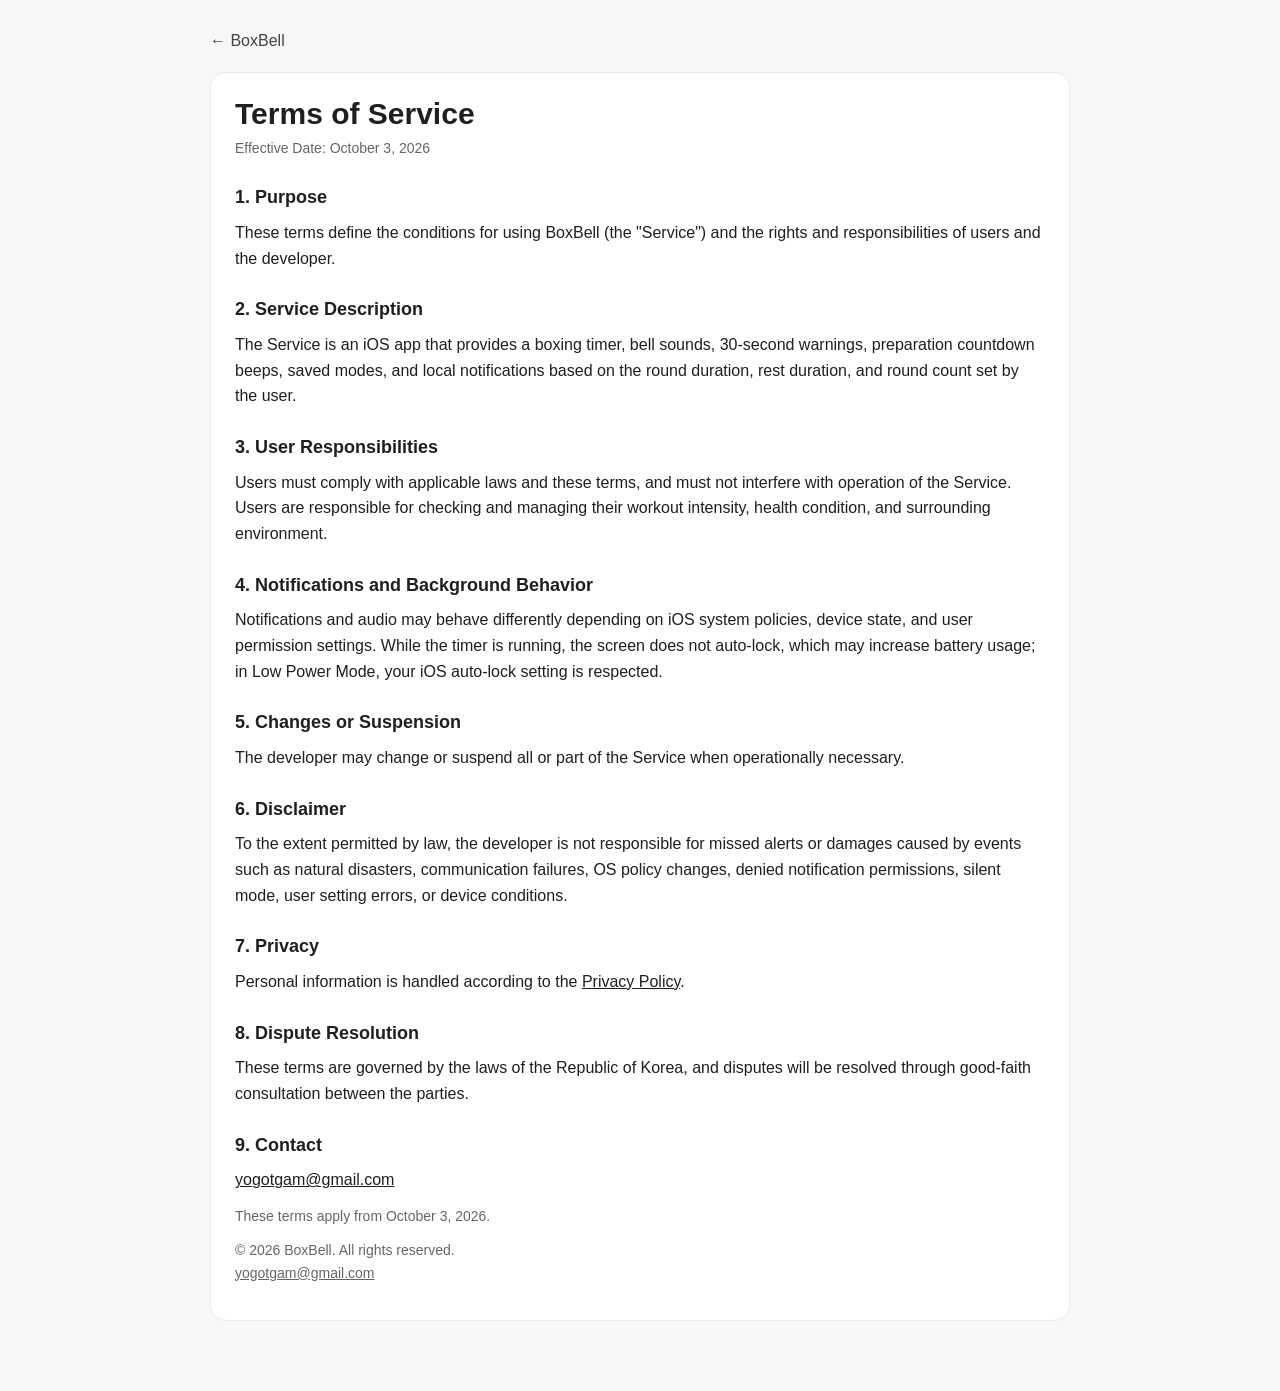
<file: docs/en/terms.html>
<!doctype html>
<html lang="en">
<head>
  <meta charset="utf-8">
  <meta name="viewport" content="width=device-width, initial-scale=1">
  <title>Terms of Service - BoxBell</title>
  <link rel="stylesheet" href="../styles.css">
</head>
<body>
  <main class="wrap document">
    <div class="top"><a class="back" href="../index.html#en">← BoxBell</a></div>
    <article class="panel">
      <h1>Terms of Service</h1>
      <p class="date">Effective Date: October 3, 2026</p>

      <h2>1. Purpose</h2>
      <p>These terms define the conditions for using BoxBell (the "Service") and the rights and responsibilities of users and the developer.</p>

      <h2>2. Service Description</h2>
      <p>The Service is an iOS app that provides a boxing timer, bell sounds, 30-second warnings, preparation countdown beeps, saved modes, and local notifications based on the round duration, rest duration, and round count set by the user.</p>

      <h2>3. User Responsibilities</h2>
      <p>Users must comply with applicable laws and these terms, and must not interfere with operation of the Service. Users are responsible for checking and managing their workout intensity, health condition, and surrounding environment.</p>

      <h2>4. Notifications and Background Behavior</h2>
      <p>Notifications and audio may behave differently depending on iOS system policies, device state, and user permission settings. While the timer is running, the screen does not auto-lock, which may increase battery usage; in Low Power Mode, your iOS auto-lock setting is respected.</p>

      <h2>5. Changes or Suspension</h2>
      <p>The developer may change or suspend all or part of the Service when operationally necessary.</p>

      <h2>6. Disclaimer</h2>
      <p>To the extent permitted by law, the developer is not responsible for missed alerts or damages caused by events such as natural disasters, communication failures, OS policy changes, denied notification permissions, silent mode, user setting errors, or device conditions.</p>

      <h2>7. Privacy</h2>
      <p>Personal information is handled according to the <a href="./privacy.html">Privacy Policy</a>.</p>

      <h2>8. Dispute Resolution</h2>
      <p>These terms are governed by the laws of the Republic of Korea, and disputes will be resolved through good-faith consultation between the parties.</p>

      <h2>9. Contact</h2>
      <p><a href="mailto:yogotgam@gmail.com">yogotgam@gmail.com</a></p>

      <p class="foot">These terms apply from October 3, 2026.</p>
      <p class="foot">© 2026 BoxBell. All rights reserved.<br><a href="mailto:yogotgam@gmail.com">yogotgam@gmail.com</a></p>
    </article>
  </main>
</body>
</html>
</file>
<file: docs/styles.css>
:root {
  color-scheme: light;
  --background: #f7f7f7;
  --surface: #ffffff;
  --text: #1f1f1f;
  --muted: #666666;
  --line: #ececec;
}

body {
  margin: 0;
  background: var(--background);
  color: var(--text);
  font-family: -apple-system, BlinkMacSystemFont, "SF Pro Text", "Noto Sans KR", sans-serif;
  line-height: 1.6;
}

.wrap {
  max-width: 680px;
  margin: 0 auto;
  padding: 40px 20px 60px;
}

.document {
  max-width: 860px;
  padding-top: 28px;
  padding-bottom: 70px;
}

.narrow {
  max-width: 760px;
}

h1 {
  margin: 0 0 8px;
  font-size: 38px;
  line-height: 1.15;
  letter-spacing: 0;
}

.document h1 {
  margin-bottom: 6px;
  font-size: 30px;
}

h2 {
  margin: 0 0 10px;
  color: var(--muted);
  font-size: 15px;
  letter-spacing: 0;
}

.document h2 {
  margin-top: 24px;
  margin-bottom: 8px;
  color: var(--text);
  font-size: 18px;
}

p {
  margin: 0 0 12px;
}

ul {
  padding-left: 20px;
}

a {
  color: inherit;
}

.sub {
  margin: 0 0 28px;
  color: var(--muted);
}

.language-section {
  margin-top: 22px;
}

.card {
  display: flex;
  align-items: center;
  justify-content: space-between;
  padding: 16px 18px;
  margin: 10px 0;
  border: 1px solid var(--line);
  border-radius: 16px;
  background: var(--surface);
  color: inherit;
  text-decoration: none;
}

.card:hover {
  border-color: #d7d7d7;
}

.title {
  font-size: 16px;
  font-weight: 700;
}

.en {
  margin-top: 3px;
  color: #777777;
  font-size: 13px;
}

.top {
  margin-bottom: 18px;
}

.back {
  color: #444444;
  text-decoration: none;
}

.panel {
  padding: 24px;
  border: 1px solid var(--line);
  border-radius: 16px;
  background: var(--surface);
}

.date,
.foot {
  color: var(--muted);
  font-size: 14px;
}

.mail {
  display: inline-block;
  margin-top: 8px;
  font-weight: 700;
}

footer {
  margin-top: 30px;
  color: #888888;
  font-size: 13px;
}
</file>
